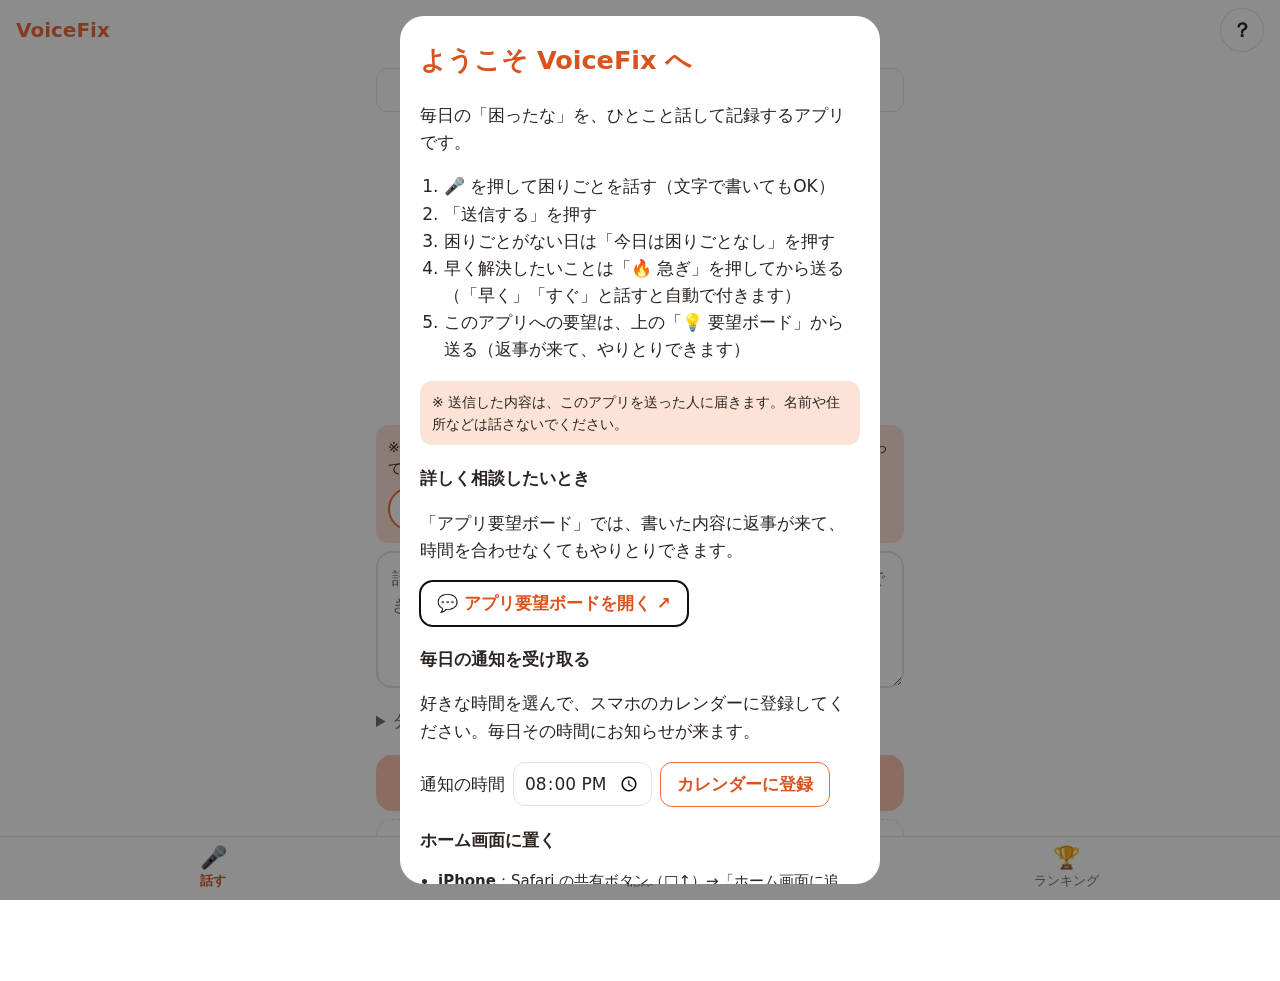
<file: index.html>
<!doctype html>
<html lang="ja">
<head>
  <meta charset="utf-8">
  <meta name="viewport" content="width=device-width, initial-scale=1, viewport-fit=cover">
  <title>VoiceFix</title>
  <meta name="description" content="今日の困りごとを、ひとこと話すだけで記録するアプリ">
  <meta name="theme-color" content="#f26b3a">
  <link rel="manifest" href="manifest.json">
  <link rel="icon" href="icon.svg" type="image/svg+xml">
  <link rel="apple-touch-icon" href="icon.svg">
  <meta name="apple-mobile-web-app-capable" content="yes">
  <meta name="apple-mobile-web-app-title" content="VoiceFix">
  <!-- スマホに古い版が残らないよう、直したら ?v= の数字を上げる -->
  <link rel="stylesheet" href="style.css?v=4">
</head>
<body>
  <!-- ヘッダー：アプリ名と使い方ボタン -->
  <header class="app-header">
    <h1 class="app-title">VoiceFix</h1>
    <div class="header-right">
      <button class="icon-button" id="open-intro" type="button" aria-label="使い方と通知の設定">？</button>
    </div>
  </header>

  <main class="app-main">
    <!-- 投稿画面 -->
    <section class="view" id="view-post" data-view="post">
      <!-- アプリへの要望は、やりとりできる要望ボードで受け付ける -->
      <a class="board-banner board-link" target="_blank" rel="noopener noreferrer">💡 アプリへの要望・相談は「要望ボード」へ ↗</a>
      <p class="today-status" id="today-status"></p>
      <h2 class="question" id="question">今日はどんなことに<br>困りましたか？</h2>

      <div class="mic-area">
        <button class="mic-button" id="mic-button" type="button" aria-pressed="false">
          <span class="mic-icon" aria-hidden="true">🎤</span>
        </button>
        <p class="mic-hint" id="mic-hint">タップして話す</p>
      </div>

      <!-- 急ぎの印：入力欄の上に説明と一緒に置く -->
      <div class="urgent-area" id="urgent-area">
        <p class="urgent-note">※ <strong>早く解決したいこと・早く作ってほしいもの</strong>は「🔥 急ぎ」を押してから送ってください。「早く」「すぐ」などと話すと自動で付きます。</p>
        <button class="urgent-button" id="urgent-button" type="button" aria-pressed="false">🔥 急ぎ</button>
      </div>

      <label class="visually-hidden" for="text-input" id="text-label">困りごと</label>
      <textarea class="text-input" id="text-input" rows="4" placeholder="話した内容がここに出ます。キーボードで書いたり直したりもできます。"></textarea>

      <details class="options">
        <summary id="options-summary">分野と困り度をえらぶ（なくてもOK）</summary>
        <div class="chip-group" id="category-chips" role="group" aria-label="分野"></div>
        <div class="chip-group" id="level-chips" role="group" aria-label="困り度"></div>
      </details>

      <button class="submit-button" id="submit-button" type="button" disabled>送信する</button>
      <button class="none-button" id="none-button" type="button">今日は困りごとなし</button>
      <p class="sync-status" id="sync-status" aria-live="polite"></p>
    </section>

    <!-- 記録画面（カレンダーと履歴） -->
    <section class="view" id="view-record" data-view="record" hidden>
      <div class="calendar-header">
        <button class="icon-button" id="prev-month" type="button" aria-label="前の月">‹</button>
        <h2 class="calendar-title" id="calendar-title"></h2>
        <button class="icon-button" id="next-month" type="button" aria-label="次の月">›</button>
      </div>
      <div class="calendar" id="calendar"></div>
      <p class="month-summary" id="month-summary"></p>
      <div class="history" id="history"></div>
    </section>

    <!-- ランキング画面 -->
    <section class="view" id="view-ranking" data-view="ranking" hidden>
      <div class="period-tabs" role="group" aria-label="期間">
        <button class="period-tab" type="button" data-period="week" aria-pressed="true">今週</button>
        <button class="period-tab" type="button" data-period="month" aria-pressed="false">今月</button>
        <button class="period-tab" type="button" data-period="all" aria-pressed="false">全期間</button>
      </div>
      <h2 class="section-title">分野別ランキング</h2>
      <div class="ranking-list" id="category-ranking"></div>
      <h2 class="section-title">よく出る言葉</h2>
      <ol class="word-ranking" id="word-ranking"></ol>
    </section>
  </main>

  <!-- 下部タブ -->
  <nav class="tab-bar" aria-label="画面切り替え">
    <button class="tab" type="button" data-target="post" aria-current="page"><span aria-hidden="true">🎤</span>話す</button>
    <button class="tab" type="button" data-target="record"><span aria-hidden="true">📅</span>記録</button>
    <button class="tab" type="button" data-target="ranking"><span aria-hidden="true">🏆</span>ランキング</button>
  </nav>

  <!-- 送信後のお祝い表示 -->
  <div class="celebration" id="celebration" hidden>
    <div class="celebration-card">
      <p class="celebration-emoji" id="celebration-emoji">👍</p>
      <p class="celebration-title" id="celebration-title"></p>
      <p class="celebration-message" id="celebration-message"></p>
      <!-- 急ぎを送ったときだけ、やりとりできる要望ボードへの入口を出す -->
      <div class="celebration-link" id="celebration-link" hidden>
        <a class="secondary-button board-link" target="_blank" rel="noopener noreferrer">💬 要望ボードで相談する ↗</a>
        <button class="text-button" id="celebration-close" type="button">閉じる</button>
      </div>
    </div>
  </div>

  <!-- はじめに（初回と「？」ボタンで表示） -->
  <dialog class="intro" id="intro">
    <h2>ようこそ VoiceFix へ</h2>
    <p>毎日の「困ったな」を、ひとこと話して記録するアプリです。</p>
    <ol class="intro-steps">
      <li>🎤 を押して困りごとを話す（文字で書いてもOK）</li>
      <li>「送信する」を押す</li>
      <li>困りごとがない日は「今日は困りごとなし」を押す</li>
      <li>早く解決したいことは「🔥 急ぎ」を押してから送る（「早く」「すぐ」と話すと自動で付きます）</li>
      <li>このアプリへの要望は、上の「💡 要望ボード」から送る（返事が来て、やりとりできます）</li>
    </ol>
    <p class="intro-note">※ 送信した内容は、このアプリを送った人に届きます。名前や住所などは話さないでください。</p>

    <h3>詳しく相談したいとき</h3>
    <p>「アプリ要望ボード」では、書いた内容に返事が来て、時間を合わせなくてもやりとりできます。</p>
    <a class="secondary-button board-link" target="_blank" rel="noopener noreferrer">💬 アプリ要望ボードを開く ↗</a>

    <h3>毎日の通知を受け取る</h3>
    <p>好きな時間を選んで、スマホのカレンダーに登録してください。毎日その時間にお知らせが来ます。</p>
    <div class="reminder-row">
      <label for="reminder-time">通知の時間</label>
      <input type="time" id="reminder-time" value="20:00">
      <button class="secondary-button" id="reminder-button" type="button">カレンダーに登録</button>
    </div>

    <h3>ホーム画面に置く</h3>
    <ul class="install-help">
      <li><strong>iPhone</strong>：Safari の共有ボタン（□↑）→「ホーム画面に追加」</li>
      <li><strong>Android</strong>：Chrome のメニュー（︙）→「ホーム画面に追加」</li>
    </ul>
    <button class="secondary-button" id="install-button" type="button" hidden>ホーム画面に追加する</button>

    <button class="submit-button" id="intro-close" type="button">はじめる</button>
  </dialog>

  <script src="app.js?v=2"></script>
</body>
</html>
</file>
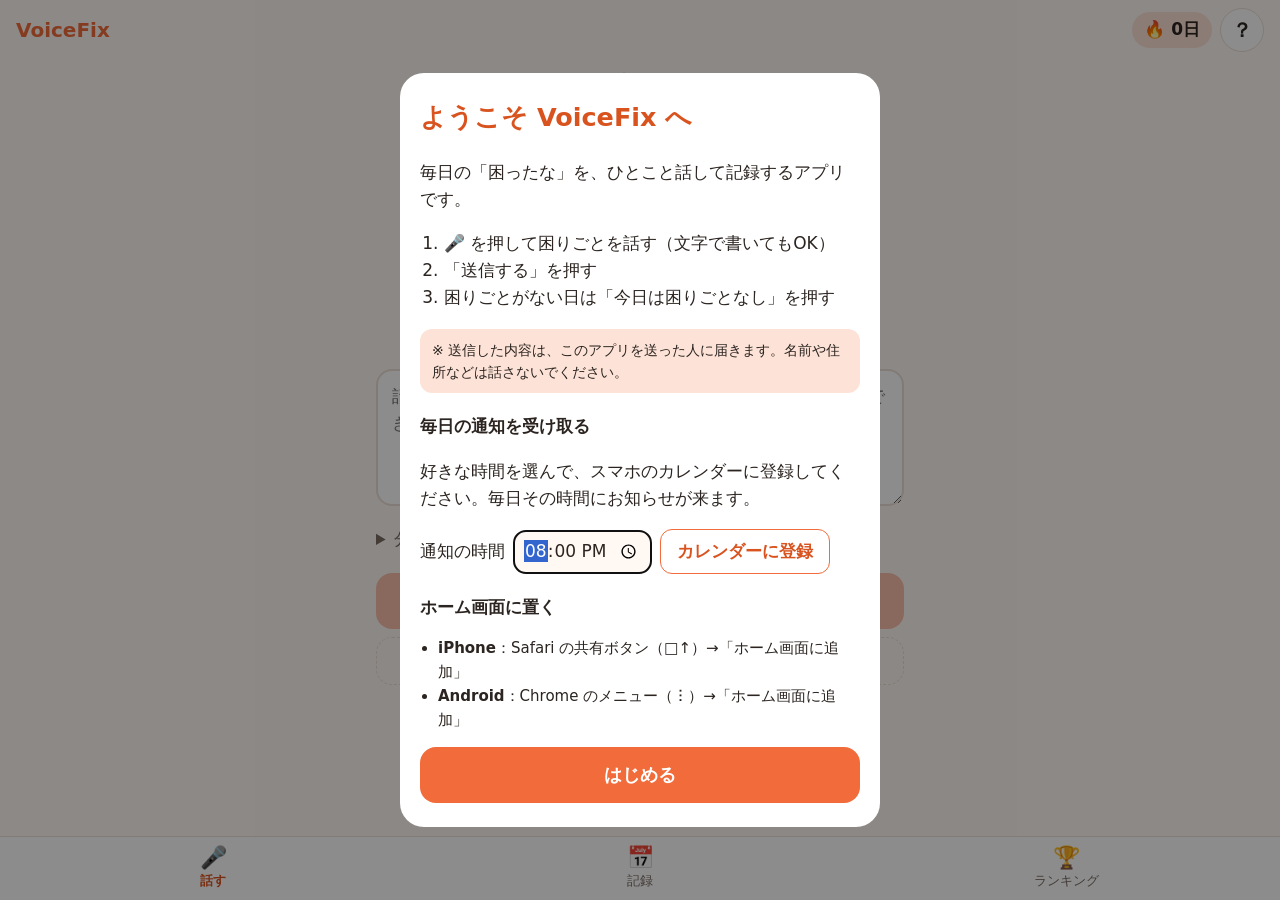
<file: VoiceFix/index.html>
<!doctype html>
<html lang="ja">
<head>
  <meta charset="utf-8">
  <meta name="viewport" content="width=device-width, initial-scale=1, viewport-fit=cover">
  <title>VoiceFix</title>
  <meta name="description" content="今日の困りごとを、ひとこと話すだけで記録するアプリ">
  <meta name="theme-color" content="#f26b3a">
  <link rel="manifest" href="manifest.json">
  <link rel="icon" href="icon.svg" type="image/svg+xml">
  <link rel="apple-touch-icon" href="icon.svg">
  <meta name="apple-mobile-web-app-capable" content="yes">
  <meta name="apple-mobile-web-app-title" content="VoiceFix">
  <link rel="stylesheet" href="style.css">
</head>
<body>
  <!-- ヘッダー：アプリ名と連続日数 -->
  <header class="app-header">
    <h1 class="app-title">VoiceFix</h1>
    <div class="header-right">
      <span class="streak-badge" id="streak-badge" aria-live="polite">🔥 0日</span>
      <button class="icon-button" id="open-intro" type="button" aria-label="使い方と通知の設定">？</button>
    </div>
  </header>

  <main class="app-main">
    <!-- 投稿画面 -->
    <section class="view" id="view-post" data-view="post">
      <p class="today-status" id="today-status"></p>
      <h2 class="question">今日はどんなことに<br>困りましたか？</h2>

      <div class="mic-area">
        <button class="mic-button" id="mic-button" type="button" aria-pressed="false">
          <span class="mic-icon" aria-hidden="true">🎤</span>
        </button>
        <p class="mic-hint" id="mic-hint">タップして話す</p>
      </div>

      <label class="visually-hidden" for="text-input">困りごと</label>
      <textarea class="text-input" id="text-input" rows="4" placeholder="話した内容がここに出ます。キーボードで書いたり直したりもできます。"></textarea>

      <details class="options">
        <summary>分野と困り度をえらぶ（なくてもOK）</summary>
        <div class="chip-group" id="category-chips" role="group" aria-label="分野"></div>
        <div class="chip-group" id="level-chips" role="group" aria-label="困り度"></div>
      </details>

      <button class="submit-button" id="submit-button" type="button" disabled>送信する</button>
      <button class="none-button" id="none-button" type="button">今日は困りごとなし</button>
      <p class="sync-status" id="sync-status" aria-live="polite"></p>
    </section>

    <!-- 記録画面（カレンダーと履歴） -->
    <section class="view" id="view-record" data-view="record" hidden>
      <div class="calendar-header">
        <button class="icon-button" id="prev-month" type="button" aria-label="前の月">‹</button>
        <h2 class="calendar-title" id="calendar-title"></h2>
        <button class="icon-button" id="next-month" type="button" aria-label="次の月">›</button>
      </div>
      <div class="calendar" id="calendar"></div>
      <p class="month-summary" id="month-summary"></p>
      <div class="history" id="history"></div>
    </section>

    <!-- ランキング画面 -->
    <section class="view" id="view-ranking" data-view="ranking" hidden>
      <div class="period-tabs" role="group" aria-label="期間">
        <button class="period-tab" type="button" data-period="week" aria-pressed="true">今週</button>
        <button class="period-tab" type="button" data-period="month" aria-pressed="false">今月</button>
        <button class="period-tab" type="button" data-period="all" aria-pressed="false">全期間</button>
      </div>
      <h2 class="section-title">分野別ランキング</h2>
      <div class="ranking-list" id="category-ranking"></div>
      <h2 class="section-title">よく出る言葉</h2>
      <ol class="word-ranking" id="word-ranking"></ol>
    </section>
  </main>

  <!-- 下部タブ -->
  <nav class="tab-bar" aria-label="画面切り替え">
    <button class="tab" type="button" data-target="post" aria-current="page"><span aria-hidden="true">🎤</span>話す</button>
    <button class="tab" type="button" data-target="record"><span aria-hidden="true">📅</span>記録</button>
    <button class="tab" type="button" data-target="ranking"><span aria-hidden="true">🏆</span>ランキング</button>
  </nav>

  <!-- 送信後のお祝い表示 -->
  <div class="celebration" id="celebration" hidden>
    <div class="celebration-card">
      <p class="celebration-emoji" id="celebration-emoji">🔥</p>
      <p class="celebration-streak" id="celebration-streak"></p>
      <p class="celebration-message" id="celebration-message"></p>
    </div>
  </div>

  <!-- はじめに（初回と「？」ボタンで表示） -->
  <dialog class="intro" id="intro">
    <h2>ようこそ VoiceFix へ</h2>
    <p>毎日の「困ったな」を、ひとこと話して記録するアプリです。</p>
    <ol class="intro-steps">
      <li>🎤 を押して困りごとを話す（文字で書いてもOK）</li>
      <li>「送信する」を押す</li>
      <li>困りごとがない日は「今日は困りごとなし」を押す</li>
    </ol>
    <p class="intro-note">※ 送信した内容は、このアプリを送った人に届きます。名前や住所などは話さないでください。</p>

    <h3>毎日の通知を受け取る</h3>
    <p>好きな時間を選んで、スマホのカレンダーに登録してください。毎日その時間にお知らせが来ます。</p>
    <div class="reminder-row">
      <label for="reminder-time">通知の時間</label>
      <input type="time" id="reminder-time" value="20:00">
      <button class="secondary-button" id="reminder-button" type="button">カレンダーに登録</button>
    </div>

    <h3>ホーム画面に置く</h3>
    <ul class="install-help">
      <li><strong>iPhone</strong>：Safari の共有ボタン（□↑）→「ホーム画面に追加」</li>
      <li><strong>Android</strong>：Chrome のメニュー（︙）→「ホーム画面に追加」</li>
    </ul>
    <button class="secondary-button" id="install-button" type="button" hidden>ホーム画面に追加する</button>

    <button class="submit-button" id="intro-close" type="button">はじめる</button>
  </dialog>

  <script src="app.js"></script>
</body>
</html>
</file>
<file: style.css>
/* ===== 色やサイズの共通設定 ===== */
:root {
  --color-bg: #ffffff;
  --color-surface: #ffffff;
  --color-text: #2b2420;
  --color-muted: #7a6d65;
  --color-border: #ecdfd6;
  --color-accent: #f26b3a;
  --color-accent-strong: #d9531f;
  --color-accent-soft: #fde3d7;
  --color-listening: #e0373b;
  --color-stamp: #f26b3a;
  /* 要望ボードの新着（全体のオレンジと見分けられる青） */
  --color-news: #1f5fbf;
  --color-news-text: #ffffff;
  --radius: 16px;
  --tab-height: 64px;
  color-scheme: light;
}

/* ダークモード */
@media (prefers-color-scheme: dark) {
  :root:not([data-theme="light"]) {
    --color-bg: #1c1816;
    --color-surface: #29231f;
    --color-text: #f4ece6;
    --color-muted: #b3a59b;
    --color-border: #3d3530;
    --color-accent: #ff8452;
    --color-accent-strong: #ff9b70;
    --color-accent-soft: #4a2c1f;
    --color-listening: #ff5a5e;
    --color-stamp: #ff8452;
    --color-news: #6ea8ff;
    --color-news-text: #10161f;
    color-scheme: dark;
  }
}

:root[data-theme="dark"] {
  --color-bg: #1c1816;
  --color-surface: #29231f;
  --color-text: #f4ece6;
  --color-muted: #b3a59b;
  --color-border: #3d3530;
  --color-accent: #ff8452;
  --color-accent-strong: #ff9b70;
  --color-accent-soft: #4a2c1f;
  --color-listening: #ff5a5e;
  --color-stamp: #ff8452;
  --color-news: #6ea8ff;
  --color-news-text: #10161f;
  color-scheme: dark;
}

/* ===== 基本 ===== */
* {
  box-sizing: border-box;
}

body {
  margin: 0;
  background: var(--color-bg);
  color: var(--color-text);
  font-family: "Hiragino Sans", "Noto Sans JP", "Yu Gothic UI", system-ui, sans-serif;
  font-size: 17px;
  line-height: 1.6;
  -webkit-tap-highlight-color: transparent;
}

button,
input,
textarea {
  font: inherit;
  color: inherit;
}

button {
  cursor: pointer;
}

[hidden] {
  display: none !important;
}

.visually-hidden {
  position: absolute;
  width: 1px;
  height: 1px;
  overflow: hidden;
  clip: rect(0 0 0 0);
  white-space: nowrap;
}

/* ===== ヘッダー ===== */
.app-header {
  position: sticky;
  top: 0;
  z-index: 10;
  display: flex;
  align-items: center;
  justify-content: space-between;
  padding: calc(8px + env(safe-area-inset-top)) 16px 8px;
  background: var(--color-bg);
}

.app-title {
  margin: 0;
  font-size: 20px;
  font-weight: 800;
  color: var(--color-accent);
}

.header-right {
  display: flex;
  align-items: center;
  gap: 8px;
}

.icon-button {
  width: 44px;
  height: 44px;
  border: 1px solid var(--color-border);
  border-radius: 50%;
  background: var(--color-surface);
  font-size: 20px;
  font-weight: 700;
}

/* ===== メイン ===== */
.app-main {
  max-width: 560px;
  margin: 0 auto;
  padding: 8px 16px calc(var(--tab-height) + 24px + env(safe-area-inset-bottom));
}

/* ===== 要望ボードへの入口（投稿画面の上） ===== */
a.board-banner {
  display: flex;
  min-height: 44px;
  margin-bottom: 12px;
  padding: 8px 12px;
  border: 1px solid var(--color-border);
  border-radius: 12px;
  background: var(--color-surface);
  color: var(--color-accent-strong);
  font-size: 15px;
  font-weight: 700;
}

/* 要望ボードに新しい動きがあるときは、全体のオレンジとちがう青で塗りつぶして目立たせる */
a.board-banner.has-news {
  border-color: var(--color-news);
  background: var(--color-news);
  color: var(--color-news-text);
  box-shadow: 0 2px 8px rgb(31 95 191 / 0.35);
}

/* ===== 急ぎの印 ===== */
.urgent-area {
  display: flex;
  flex-direction: column;
  gap: 8px;
  margin-bottom: 8px;
  padding: 12px;
  border-radius: 12px;
  background: var(--color-accent-soft);
}

.urgent-area[hidden] {
  display: none;
}

.urgent-note {
  margin: 0;
  font-size: 14px;
  line-height: 1.5;
}

.urgent-button {
  align-self: flex-start;
  min-height: 44px;
  padding: 0 20px;
  border: 2px solid var(--color-accent);
  border-radius: 999px;
  background: var(--color-surface);
  color: var(--color-accent-strong);
  font-weight: 700;
}

.urgent-button[aria-pressed="true"] {
  background: var(--color-accent);
  color: #fff;
}

.today-status {
  margin: 0;
  text-align: center;
  color: var(--color-muted);
  font-size: 15px;
}

.question {
  margin: 4px 0 16px;
  text-align: center;
  font-size: 22px;
  line-height: 1.4;
}

/* ===== マイクボタン ===== */
.mic-area {
  display: flex;
  flex-direction: column;
  align-items: center;
  margin-bottom: 16px;
}

.mic-button {
  width: 140px;
  height: 140px;
  border: none;
  border-radius: 50%;
  background: var(--color-accent);
  box-shadow: 0 8px 24px rgb(242 107 58 / 0.35);
  transition: transform 0.15s, background 0.15s;
}

.mic-button:active {
  transform: scale(0.95);
}

.mic-icon {
  font-size: 60px;
}

/* 録音中は赤くして脈打つアニメーション */
.mic-button.is-listening {
  background: var(--color-listening);
  animation: pulse 1.4s ease-in-out infinite;
}

@keyframes pulse {
  0%, 100% { box-shadow: 0 0 0 0 rgb(224 55 59 / 0.5); }
  50% { box-shadow: 0 0 0 20px rgb(224 55 59 / 0); }
}

@media (prefers-reduced-motion: reduce) {
  .mic-button.is-listening {
    animation: none;
  }
}

.mic-hint {
  margin: 12px 0 0;
  min-height: 1.6em;
  color: var(--color-muted);
  text-align: center;
}

/* ===== 入力欄 ===== */
.text-input {
  display: block;
  width: 100%;
  padding: 12px 14px;
  border: 2px solid var(--color-border);
  border-radius: var(--radius);
  background: var(--color-surface);
  resize: vertical;
}

.text-input:focus {
  outline: none;
  border-color: var(--color-accent);
}

/* ===== 分野と困り度 ===== */
.options {
  margin: 12px 0;
}

.options summary {
  padding: 8px 0;
  color: var(--color-muted);
  cursor: pointer;
}

.chip-group {
  display: flex;
  flex-wrap: wrap;
  gap: 8px;
  margin: 8px 0;
}

.chip {
  min-height: 40px;
  padding: 6px 14px;
  border: 1px solid var(--color-border);
  border-radius: 999px;
  background: var(--color-surface);
  font-size: 15px;
}

.chip[aria-pressed="true"] {
  border-color: var(--color-accent);
  background: var(--color-accent);
  color: #fff;
  font-weight: 700;
}

/* ===== ボタン類 ===== */
.submit-button {
  display: block;
  width: 100%;
  min-height: 56px;
  margin-top: 12px;
  border: none;
  border-radius: var(--radius);
  background: var(--color-accent);
  color: #fff;
  font-size: 18px;
  font-weight: 800;
}

.submit-button:disabled {
  opacity: 0.4;
  cursor: not-allowed;
}

.none-button {
  display: block;
  width: 100%;
  min-height: 48px;
  margin-top: 8px;
  border: 1px dashed var(--color-border);
  border-radius: var(--radius);
  background: transparent;
  color: var(--color-muted);
}

.secondary-button {
  min-height: 44px;
  padding: 8px 16px;
  border: 1px solid var(--color-accent);
  border-radius: 12px;
  background: var(--color-surface);
  color: var(--color-accent-strong);
  font-weight: 700;
}

.sync-status {
  margin: 8px 0 0;
  min-height: 1.4em;
  text-align: center;
  color: var(--color-muted);
  font-size: 13px;
}

/* ===== カレンダー ===== */
.calendar-header {
  display: flex;
  align-items: center;
  justify-content: space-between;
  margin-bottom: 8px;
}

.calendar-title {
  margin: 0;
  font-size: 20px;
}

.calendar {
  display: grid;
  grid-template-columns: repeat(7, 1fr);
  gap: 4px;
  padding: 12px;
  border-radius: var(--radius);
  background: var(--color-surface);
}

.calendar-weekday {
  text-align: center;
  font-size: 12px;
  color: var(--color-muted);
}

.calendar-day {
  display: flex;
  align-items: center;
  justify-content: center;
  aspect-ratio: 1;
  border-radius: 50%;
  font-size: 15px;
}

/* 記録した日はスタンプ風 */
.calendar-day.is-stamped {
  background: var(--color-stamp);
  color: #fff;
  font-weight: 800;
}

.calendar-day.is-today {
  outline: 2px solid var(--color-accent);
  outline-offset: -2px;
}

.month-summary {
  text-align: center;
  color: var(--color-muted);
}

/* ===== 履歴 ===== */
.history-date {
  margin: 20px 0 8px;
  font-size: 16px;
  color: var(--color-muted);
}

.history-item {
  margin-bottom: 8px;
  padding: 12px 14px;
  border-radius: 12px;
  background: var(--color-surface);
}

.history-meta {
  display: flex;
  flex-wrap: wrap;
  gap: 6px;
  margin-bottom: 4px;
  font-size: 13px;
  color: var(--color-muted);
}

.history-tag {
  padding: 0 8px;
  border-radius: 999px;
  background: var(--color-accent-soft);
  color: var(--color-text);
}

.history-text {
  margin: 0;
  white-space: pre-wrap;
  overflow-wrap: anywhere;
}

.history-text.is-none {
  color: var(--color-muted);
}

/* ===== ランキング ===== */
.period-tabs {
  display: flex;
  gap: 8px;
  margin-bottom: 8px;
}

.period-tab {
  flex: 1;
  min-height: 44px;
  border: 1px solid var(--color-border);
  border-radius: 12px;
  background: var(--color-surface);
}

.period-tab[aria-pressed="true"] {
  border-color: var(--color-accent);
  background: var(--color-accent);
  color: #fff;
  font-weight: 700;
}

.section-title {
  margin: 24px 0 8px;
  font-size: 18px;
}

.ranking-row {
  display: grid;
  grid-template-columns: 2em 7em 1fr 2.5em;
  align-items: center;
  gap: 8px;
  margin-bottom: 8px;
}

.ranking-rank {
  font-weight: 800;
  text-align: center;
}

.ranking-bar {
  height: 14px;
  border-radius: 999px;
  background: var(--color-accent);
}

.ranking-count {
  text-align: right;
  color: var(--color-muted);
  font-size: 14px;
}

.word-ranking {
  margin: 0;
  padding: 0 0 0 1.6em;
}

.word-ranking li {
  padding: 6px 0;
  border-bottom: 1px solid var(--color-border);
}

.word-count {
  float: right;
  color: var(--color-muted);
  font-size: 14px;
}

.empty-message {
  color: var(--color-muted);
  text-align: center;
}

/* ===== 下部タブ ===== */
.tab-bar {
  position: fixed;
  right: 0;
  bottom: 0;
  left: 0;
  z-index: 10;
  display: flex;
  height: calc(var(--tab-height) + env(safe-area-inset-bottom));
  padding-bottom: env(safe-area-inset-bottom);
  border-top: 1px solid var(--color-border);
  background: var(--color-surface);
}

.tab {
  flex: 1;
  display: flex;
  flex-direction: column;
  align-items: center;
  justify-content: center;
  border: none;
  background: transparent;
  color: var(--color-muted);
  font-size: 13px;
}

.tab span {
  font-size: 22px;
  line-height: 1.2;
}

.tab[aria-current="page"] {
  color: var(--color-accent-strong);
  font-weight: 800;
}

/* ===== お祝い表示 ===== */
.celebration {
  position: fixed;
  inset: 0;
  z-index: 20;
  display: flex;
  align-items: center;
  justify-content: center;
  padding: 16px;
  background: rgb(0 0 0 / 0.45);
}

.celebration-card {
  width: 100%;
  max-width: 340px;
  padding: 28px 20px;
  border-radius: 24px;
  background: var(--color-surface);
  text-align: center;
  animation: pop 0.35s ease-out;
}

@keyframes pop {
  from { transform: scale(0.8); opacity: 0; }
  to { transform: scale(1); opacity: 1; }
}

.celebration-emoji {
  margin: 0;
  font-size: 64px;
  line-height: 1.2;
}

.celebration-title {
  margin: 8px 0 4px;
  font-size: 26px;
  font-weight: 800;
  color: var(--color-accent-strong);
}

.celebration-message {
  margin: 0;
}

/* 要望ボードへの入口 */
.celebration-link {
  display: flex;
  flex-direction: column;
  align-items: center;
  gap: 8px;
  margin-top: 16px;
}

.celebration-link[hidden] {
  display: none;
}

.board-link {
  display: inline-flex;
  align-items: center;
  justify-content: center;
  text-decoration: none;
}

.text-button {
  min-height: 44px;
  padding: 0 16px;
  border: none;
  background: none;
  color: var(--color-muted);
  text-decoration: underline;
}

/* ===== はじめに ===== */
.intro {
  width: calc(100% - 32px);
  max-width: 480px;
  max-height: calc(100dvh - 32px);
  padding: 24px 20px;
  border: none;
  border-radius: 24px;
  background: var(--color-surface);
  color: var(--color-text);
}

.intro::backdrop {
  background: rgb(0 0 0 / 0.45);
}

.intro h2 {
  margin-top: 0;
  color: var(--color-accent-strong);
}

.intro h3 {
  margin: 20px 0 4px;
  font-size: 17px;
}

.intro-steps {
  padding-left: 1.4em;
}

.intro-note {
  padding: 10px 12px;
  border-radius: 12px;
  background: var(--color-accent-soft);
  font-size: 14px;
}

.reminder-row {
  display: flex;
  flex-wrap: wrap;
  align-items: center;
  gap: 8px;
}

.reminder-row input {
  min-height: 44px;
  padding: 6px 10px;
  border: 1px solid var(--color-border);
  border-radius: 12px;
  background: var(--color-bg);
}

.install-help {
  padding-left: 1.2em;
  font-size: 15px;
}
</file>
<file: VoiceFix/style.css>
/* ===== 色やサイズの共通設定 ===== */
:root {
  --color-bg: #fff8f3;
  --color-surface: #ffffff;
  --color-text: #2b2420;
  --color-muted: #7a6d65;
  --color-border: #ecdfd6;
  --color-accent: #f26b3a;
  --color-accent-strong: #d9531f;
  --color-accent-soft: #fde3d7;
  --color-listening: #e0373b;
  --color-stamp: #f26b3a;
  --radius: 16px;
  --tab-height: 64px;
  color-scheme: light;
}

/* ダークモード */
@media (prefers-color-scheme: dark) {
  :root:not([data-theme="light"]) {
    --color-bg: #1c1816;
    --color-surface: #29231f;
    --color-text: #f4ece6;
    --color-muted: #b3a59b;
    --color-border: #3d3530;
    --color-accent: #ff8452;
    --color-accent-strong: #ff9b70;
    --color-accent-soft: #4a2c1f;
    --color-listening: #ff5a5e;
    --color-stamp: #ff8452;
    color-scheme: dark;
  }
}

:root[data-theme="dark"] {
  --color-bg: #1c1816;
  --color-surface: #29231f;
  --color-text: #f4ece6;
  --color-muted: #b3a59b;
  --color-border: #3d3530;
  --color-accent: #ff8452;
  --color-accent-strong: #ff9b70;
  --color-accent-soft: #4a2c1f;
  --color-listening: #ff5a5e;
  --color-stamp: #ff8452;
  color-scheme: dark;
}

/* ===== 基本 ===== */
* {
  box-sizing: border-box;
}

body {
  margin: 0;
  background: var(--color-bg);
  color: var(--color-text);
  font-family: "Hiragino Sans", "Noto Sans JP", "Yu Gothic UI", system-ui, sans-serif;
  font-size: 17px;
  line-height: 1.6;
  -webkit-tap-highlight-color: transparent;
}

button,
input,
textarea {
  font: inherit;
  color: inherit;
}

button {
  cursor: pointer;
}

[hidden] {
  display: none !important;
}

.visually-hidden {
  position: absolute;
  width: 1px;
  height: 1px;
  overflow: hidden;
  clip: rect(0 0 0 0);
  white-space: nowrap;
}

/* ===== ヘッダー ===== */
.app-header {
  position: sticky;
  top: 0;
  z-index: 10;
  display: flex;
  align-items: center;
  justify-content: space-between;
  padding: calc(8px + env(safe-area-inset-top)) 16px 8px;
  background: var(--color-bg);
}

.app-title {
  margin: 0;
  font-size: 20px;
  font-weight: 800;
  color: var(--color-accent);
}

.header-right {
  display: flex;
  align-items: center;
  gap: 8px;
}

.streak-badge {
  padding: 4px 12px;
  border-radius: 999px;
  background: var(--color-accent-soft);
  font-weight: 700;
}

.icon-button {
  width: 44px;
  height: 44px;
  border: 1px solid var(--color-border);
  border-radius: 50%;
  background: var(--color-surface);
  font-size: 20px;
  font-weight: 700;
}

/* ===== メイン ===== */
.app-main {
  max-width: 560px;
  margin: 0 auto;
  padding: 8px 16px calc(var(--tab-height) + 24px + env(safe-area-inset-bottom));
}

.today-status {
  margin: 0;
  text-align: center;
  color: var(--color-muted);
  font-size: 15px;
}

.question {
  margin: 4px 0 16px;
  text-align: center;
  font-size: 22px;
  line-height: 1.4;
}

/* ===== マイクボタン ===== */
.mic-area {
  display: flex;
  flex-direction: column;
  align-items: center;
  margin-bottom: 16px;
}

.mic-button {
  width: 140px;
  height: 140px;
  border: none;
  border-radius: 50%;
  background: var(--color-accent);
  box-shadow: 0 8px 24px rgb(242 107 58 / 0.35);
  transition: transform 0.15s, background 0.15s;
}

.mic-button:active {
  transform: scale(0.95);
}

.mic-icon {
  font-size: 60px;
}

/* 録音中は赤くして脈打つアニメーション */
.mic-button.is-listening {
  background: var(--color-listening);
  animation: pulse 1.4s ease-in-out infinite;
}

@keyframes pulse {
  0%, 100% { box-shadow: 0 0 0 0 rgb(224 55 59 / 0.5); }
  50% { box-shadow: 0 0 0 20px rgb(224 55 59 / 0); }
}

@media (prefers-reduced-motion: reduce) {
  .mic-button.is-listening {
    animation: none;
  }
}

.mic-hint {
  margin: 12px 0 0;
  min-height: 1.6em;
  color: var(--color-muted);
  text-align: center;
}

/* ===== 入力欄 ===== */
.text-input {
  display: block;
  width: 100%;
  padding: 12px 14px;
  border: 2px solid var(--color-border);
  border-radius: var(--radius);
  background: var(--color-surface);
  resize: vertical;
}

.text-input:focus {
  outline: none;
  border-color: var(--color-accent);
}

/* ===== 分野と困り度 ===== */
.options {
  margin: 12px 0;
}

.options summary {
  padding: 8px 0;
  color: var(--color-muted);
  cursor: pointer;
}

.chip-group {
  display: flex;
  flex-wrap: wrap;
  gap: 8px;
  margin: 8px 0;
}

.chip {
  min-height: 40px;
  padding: 6px 14px;
  border: 1px solid var(--color-border);
  border-radius: 999px;
  background: var(--color-surface);
  font-size: 15px;
}

.chip[aria-pressed="true"] {
  border-color: var(--color-accent);
  background: var(--color-accent);
  color: #fff;
  font-weight: 700;
}

/* ===== ボタン類 ===== */
.submit-button {
  display: block;
  width: 100%;
  min-height: 56px;
  margin-top: 12px;
  border: none;
  border-radius: var(--radius);
  background: var(--color-accent);
  color: #fff;
  font-size: 18px;
  font-weight: 800;
}

.submit-button:disabled {
  opacity: 0.4;
  cursor: not-allowed;
}

.none-button {
  display: block;
  width: 100%;
  min-height: 48px;
  margin-top: 8px;
  border: 1px dashed var(--color-border);
  border-radius: var(--radius);
  background: transparent;
  color: var(--color-muted);
}

.secondary-button {
  min-height: 44px;
  padding: 8px 16px;
  border: 1px solid var(--color-accent);
  border-radius: 12px;
  background: var(--color-surface);
  color: var(--color-accent-strong);
  font-weight: 700;
}

.sync-status {
  margin: 8px 0 0;
  min-height: 1.4em;
  text-align: center;
  color: var(--color-muted);
  font-size: 13px;
}

/* ===== カレンダー ===== */
.calendar-header {
  display: flex;
  align-items: center;
  justify-content: space-between;
  margin-bottom: 8px;
}

.calendar-title {
  margin: 0;
  font-size: 20px;
}

.calendar {
  display: grid;
  grid-template-columns: repeat(7, 1fr);
  gap: 4px;
  padding: 12px;
  border-radius: var(--radius);
  background: var(--color-surface);
}

.calendar-weekday {
  text-align: center;
  font-size: 12px;
  color: var(--color-muted);
}

.calendar-day {
  display: flex;
  align-items: center;
  justify-content: center;
  aspect-ratio: 1;
  border-radius: 50%;
  font-size: 15px;
}

/* 記録した日はスタンプ風 */
.calendar-day.is-stamped {
  background: var(--color-stamp);
  color: #fff;
  font-weight: 800;
}

.calendar-day.is-today {
  outline: 2px solid var(--color-accent);
  outline-offset: -2px;
}

.month-summary {
  text-align: center;
  color: var(--color-muted);
}

/* ===== 履歴 ===== */
.history-date {
  margin: 20px 0 8px;
  font-size: 16px;
  color: var(--color-muted);
}

.history-item {
  margin-bottom: 8px;
  padding: 12px 14px;
  border-radius: 12px;
  background: var(--color-surface);
}

.history-meta {
  display: flex;
  flex-wrap: wrap;
  gap: 6px;
  margin-bottom: 4px;
  font-size: 13px;
  color: var(--color-muted);
}

.history-tag {
  padding: 0 8px;
  border-radius: 999px;
  background: var(--color-accent-soft);
  color: var(--color-text);
}

.history-text {
  margin: 0;
  white-space: pre-wrap;
  overflow-wrap: anywhere;
}

.history-text.is-none {
  color: var(--color-muted);
}

/* ===== ランキング ===== */
.period-tabs {
  display: flex;
  gap: 8px;
  margin-bottom: 8px;
}

.period-tab {
  flex: 1;
  min-height: 44px;
  border: 1px solid var(--color-border);
  border-radius: 12px;
  background: var(--color-surface);
}

.period-tab[aria-pressed="true"] {
  border-color: var(--color-accent);
  background: var(--color-accent);
  color: #fff;
  font-weight: 700;
}

.section-title {
  margin: 24px 0 8px;
  font-size: 18px;
}

.ranking-row {
  display: grid;
  grid-template-columns: 2em 7em 1fr 2.5em;
  align-items: center;
  gap: 8px;
  margin-bottom: 8px;
}

.ranking-rank {
  font-weight: 800;
  text-align: center;
}

.ranking-bar {
  height: 14px;
  border-radius: 999px;
  background: var(--color-accent);
}

.ranking-count {
  text-align: right;
  color: var(--color-muted);
  font-size: 14px;
}

.word-ranking {
  margin: 0;
  padding: 0 0 0 1.6em;
}

.word-ranking li {
  padding: 6px 0;
  border-bottom: 1px solid var(--color-border);
}

.word-count {
  float: right;
  color: var(--color-muted);
  font-size: 14px;
}

.empty-message {
  color: var(--color-muted);
  text-align: center;
}

/* ===== 下部タブ ===== */
.tab-bar {
  position: fixed;
  right: 0;
  bottom: 0;
  left: 0;
  z-index: 10;
  display: flex;
  height: calc(var(--tab-height) + env(safe-area-inset-bottom));
  padding-bottom: env(safe-area-inset-bottom);
  border-top: 1px solid var(--color-border);
  background: var(--color-surface);
}

.tab {
  flex: 1;
  display: flex;
  flex-direction: column;
  align-items: center;
  justify-content: center;
  border: none;
  background: transparent;
  color: var(--color-muted);
  font-size: 13px;
}

.tab span {
  font-size: 22px;
  line-height: 1.2;
}

.tab[aria-current="page"] {
  color: var(--color-accent-strong);
  font-weight: 800;
}

/* ===== お祝い表示 ===== */
.celebration {
  position: fixed;
  inset: 0;
  z-index: 20;
  display: flex;
  align-items: center;
  justify-content: center;
  padding: 16px;
  background: rgb(0 0 0 / 0.45);
}

.celebration-card {
  width: 100%;
  max-width: 340px;
  padding: 28px 20px;
  border-radius: 24px;
  background: var(--color-surface);
  text-align: center;
  animation: pop 0.35s ease-out;
}

@keyframes pop {
  from { transform: scale(0.8); opacity: 0; }
  to { transform: scale(1); opacity: 1; }
}

.celebration-emoji {
  margin: 0;
  font-size: 64px;
  line-height: 1.2;
}

.celebration-streak {
  margin: 8px 0 4px;
  font-size: 26px;
  font-weight: 800;
  color: var(--color-accent-strong);
}

.celebration-message {
  margin: 0;
}

/* ===== はじめに ===== */
.intro {
  width: calc(100% - 32px);
  max-width: 480px;
  max-height: calc(100dvh - 32px);
  padding: 24px 20px;
  border: none;
  border-radius: 24px;
  background: var(--color-surface);
  color: var(--color-text);
}

.intro::backdrop {
  background: rgb(0 0 0 / 0.45);
}

.intro h2 {
  margin-top: 0;
  color: var(--color-accent-strong);
}

.intro h3 {
  margin: 20px 0 4px;
  font-size: 17px;
}

.intro-steps {
  padding-left: 1.4em;
}

.intro-note {
  padding: 10px 12px;
  border-radius: 12px;
  background: var(--color-accent-soft);
  font-size: 14px;
}

.reminder-row {
  display: flex;
  flex-wrap: wrap;
  align-items: center;
  gap: 8px;
}

.reminder-row input {
  min-height: 44px;
  padding: 6px 10px;
  border: 1px solid var(--color-border);
  border-radius: 12px;
  background: var(--color-bg);
}

.install-help {
  padding-left: 1.2em;
  font-size: 15px;
}
</file>
